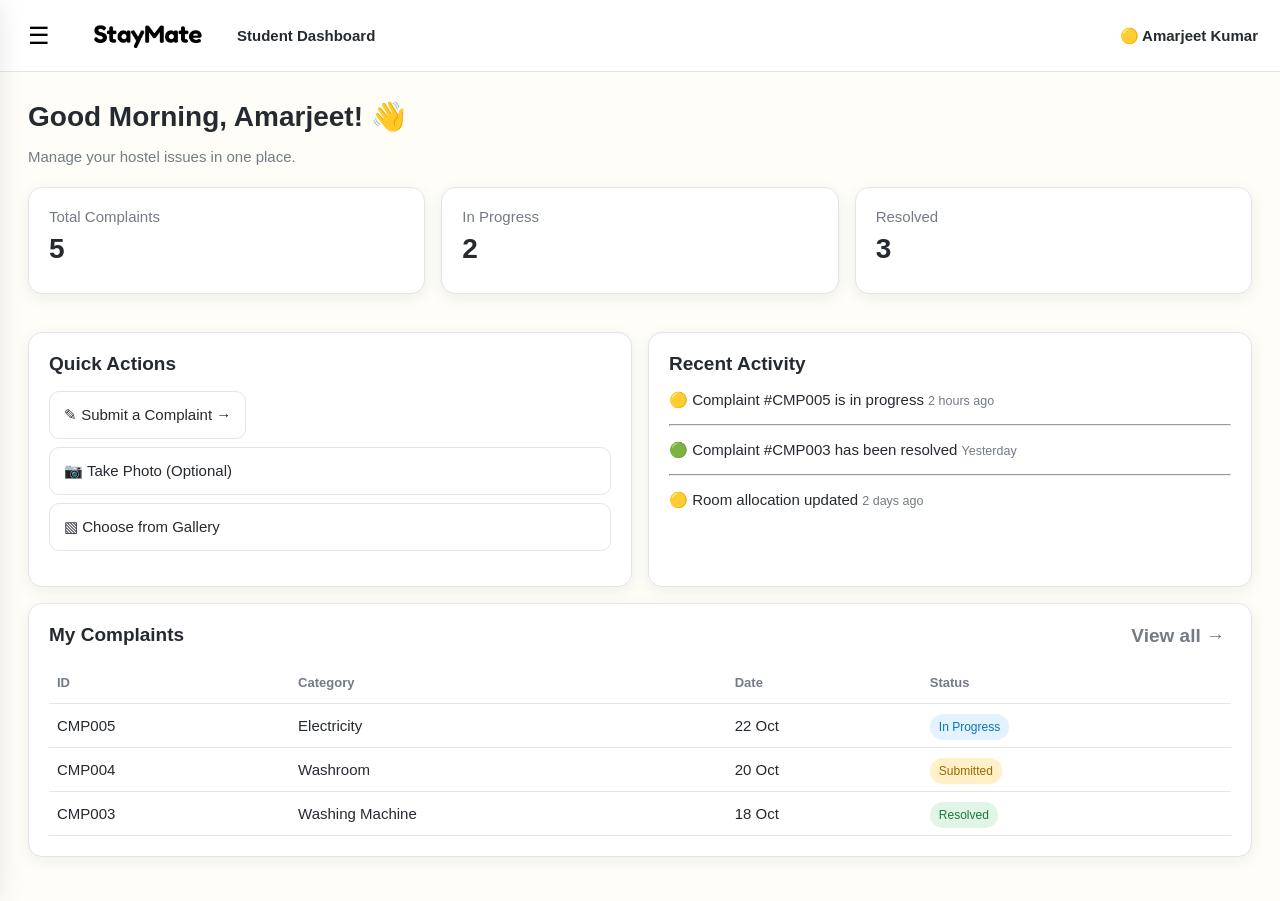
<file: index.html>
<!doctype html>
<html lang="en">

<head>
    <meta charset="utf-8">
    <meta name="viewport" content="width=device-width,initial-scale=1">
    <title>StayMate Dashboard</title>
    <link rel="stylesheet" href="style.css">
</head>

<body>
    <header><button id="menu">☰</button><img src="./staymatelogo1.png" alt="StayMate" class="logo"><b>Student
            Dashboard</b><span class="user">🟡 Amarjeet Kumar</span></header>
    <div id="shade"></div>
    <aside id="drawer"><button id="close">✕</button><img src="./staymatelogo.png" alt="StayMate"
            class="drawer-logo">
        <nav><button data-page="dashboard" class="active">⌂ Dashboard</button><button data-page="complaints">▤
                Complaints</button><button data-page="profile">♙ Profile</button><button data-page="settings">⚙
                Settings</button></nav>
        <div class="bottom">
            <p><b>AK</b> Amarjeet Kumar<small>Student ID: STU1024</small></p><button id="logout">⇥ Logout</button>
        </div>
    </aside>
    <main>
        <section id="dashboard" class="page">
            <h1>Good Morning, Amarjeet! 👋</h1>
            <p class="muted">Manage your hostel issues in one place.</p>
            <div class="stats">
                <article class="card">
                    <p>Total Complaints</p>
                    <h2>5</h2>
                </article>
                <article class="card">
                    <p>In Progress</p>
                    <h2>2</h2>
                </article>
                <article class="card">
                    <p>Resolved</p>
                    <h2>3</h2>
                </article>
            </div>
            <div class="cols">
                <article class="card">
                    <h2>Quick Actions</h2><button class="action" data-page="complaints">✎ Submit a Complaint
                        →</button><label class="action">📷 Take Photo (Optional)<input type="file" accept="image/*"
                            capture="environment" hidden class="photo"></label><label class="action">▧ Choose from
                        Gallery<input type="file" accept="image/*" hidden class="photo"></label>
                    <p id="photoName" class="muted"></p>
                </article>
                <article class="card">
                    <h2>Recent Activity</h2>
                    <p>🟡 Complaint #CMP005 is in progress <small>2 hours ago</small></p>
                    <hr>
                    <p>🟢 Complaint #CMP003 has been resolved <small>Yesterday</small></p>
                    <hr>
                    <p>🟡 Room allocation updated <small>2 days ago</small></p>
                </article>
            </div>
            <article class="card">
                <h2>My Complaints <button class="text" data-page="complaints">View all →</button></h2>
                <div class="table">
                    <table>
                        <tr>
                            <th>ID</th>
                            <th>Category</th>
                            <th>Date</th>
                            <th>Status</th>
                        </tr>
                        <tr>
                            <td>CMP005</td>
                            <td>Electricity</td>
                            <td>22 Oct</td>
                            <td><em class="progress">In Progress</em></td>
                        </tr>
                        <tr>
                            <td>CMP004</td>
                            <td>Washroom</td>
                            <td>20 Oct</td>
                            <td><em class="submitted">Submitted</em></td>
                        </tr>
                        <tr>
                            <td>CMP003</td>
                            <td>Washing Machine</td>
                            <td>18 Oct</td>
                            <td><em class="resolved">Resolved</em></td>
                        </tr>
                    </table>
                </div>
            </article>
        </section>
        <section id="complaints" class="page hidden">
            <h1>Complaints</h1>
            <p class="muted">Submit an issue and track its status.</p>
            <article class="card form">
                <h2>Submit a Complaint</h2>
                <form id="form"><label>Category<select required>
                            <option value="">Select category</option>
                            <option>Electricity</option>
                            <option>Washroom</option>
                            <option>Washing Machine</option>
                            <option>Mess / Food</option>
                            <option>Other</option>
                        </select></label><label>Description<textarea required
                            placeholder="Describe your issue..."></textarea></label>
                    <p>Photo (optional)</p>
                    <div class="cols"><label class="action">📷 Take Photo<input type="file" accept="image/*"
                                capture="environment" hidden class="photo"></label><label class="action">▧ Choose
                            Gallery<input type="file" accept="image/*" hidden class="photo"></label></div>
                    <p id="formPhoto" class="muted"></p><button class="primary">Submit Complaint</button>
                </form>
                <p id="msg" class="muted"></p>
            </article>
            <article class="card">
                <h2>Complaint Status</h2>
                <p>Submitted · In Progress · Resolved</p>
            </article>
        </section>
        <section id="profile" class="page hidden">
            <h1>My Profile</h1>
            <article class="card profile">
                <div class="avatar">AK</div>
                <h2>Amarjeet Kumar</h2>
                <p>Student ID: STU1024</p>
                <hr>
                <h3>Personal Details</h3>
                <p>Course <b>B.Tech (CSE)</b></p>
                <p>Year <b>1st Year</b></p>
                <p>Email <b>amarjeet@example.com</b></p>
                <hr>
                <h3>Room Allocation</h3>
                <p>Hostel Block <b>Block A</b></p>
                <p>Room Number <b>204</b></p>
                <p>Room Type <b>Shared (2 Seater)</b></p>
            </article>
        </section>
        <section id="settings" class="page hidden">
            <h1>Settings</h1>
            <article class="card">Account settings will be available here.</article>
        </section>
    </main>
    <script src="script.js"></script>
</body>

</html>
</file>
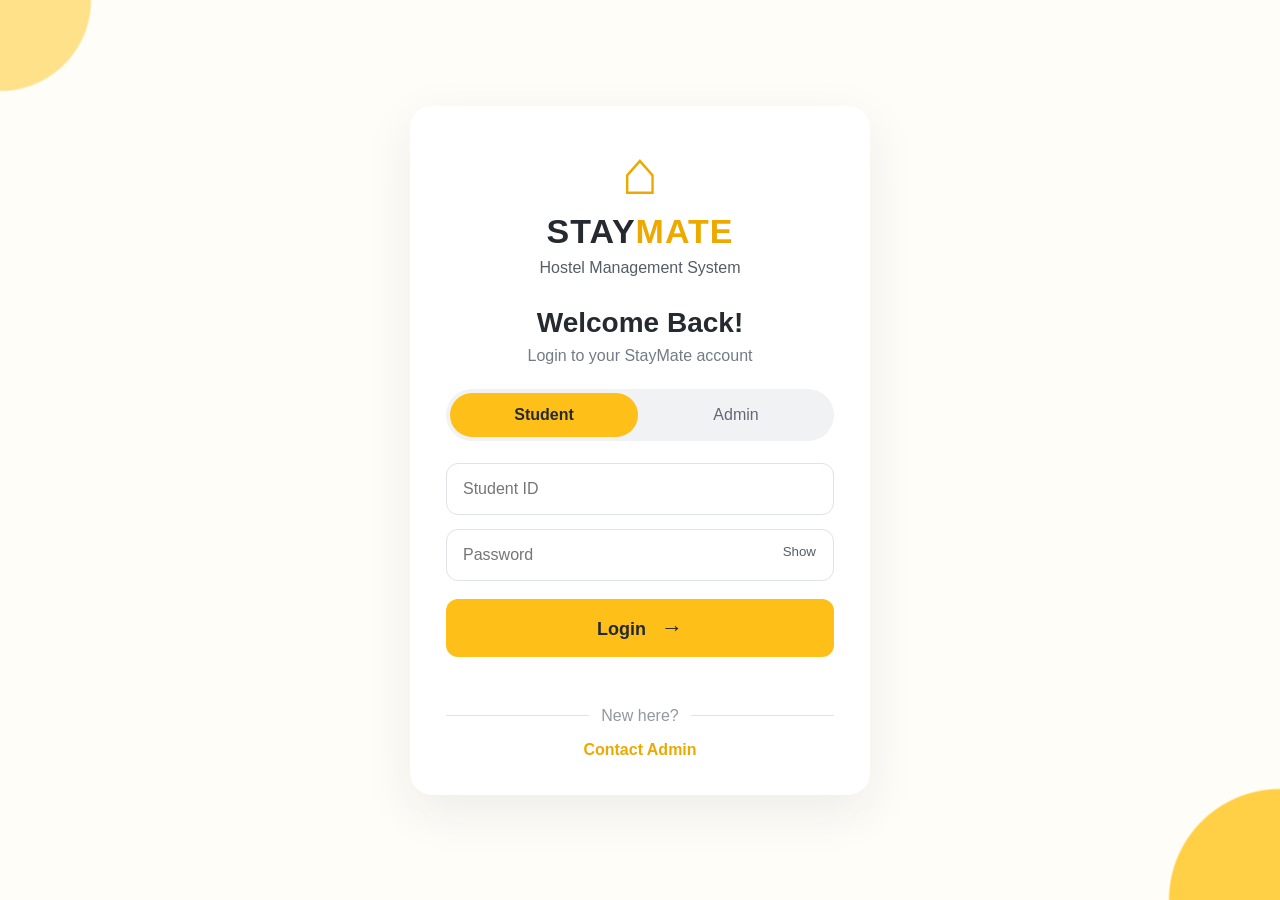
<file: login.html>
<!DOCTYPE html>
<html lang="en">
<head>
  <meta charset="UTF-8">
  <meta name="viewport" content="width=device-width, initial-scale=1.0">
  <title>StayMate Login</title>
  <link rel="stylesheet" href="./login.css">
</head>
<body>
  <main class="login-card">
    <header class="brand">
      <div class="logo" aria-hidden="true">⌂</div>
      <h1>STAY<span>MATE</span></h1>
      <p>Hostel Management System</p>
    </header>

    <section class="welcome">
      <h2>Welcome Back!</h2>
      <p>Login to your StayMate account</p>
    </section>

    <div class="role-switch" aria-label="Choose account type">
      <button class="role active" data-role="student" type="button">Student</button>
      <button class="role" data-role="admin" type="button">Admin</button>
    </div>

    <form id="loginForm">
      <label class="sr-only" for="userId">Student ID</label>
      <input id="userId" type="text" placeholder="Student ID" autocomplete="username" required>

      <div class="password-wrap">
        <label class="sr-only" for="password">Password</label>
        <input id="password" type="password" placeholder="Password" autocomplete="current-password" required>
        <button id="togglePassword" type="button" aria-label="Show password">Show</button>
      </div>

      <button class="login-button" type="submit">Login <span aria-hidden="true">→</span></button>
      <p id="message" class="message" role="status"></p>
    </form>

    <footer>
      <p class="new-here"><span></span>New here?<span></span></p>
      <a href="mailto:admin@staymate.com">Contact Admin</a>
    </footer>
  </main>
  <script src="./login.js"></script>
</body>
</html>
</file>
<file: style.css>
* {
  box-sizing: border-box;
}
:root {
  --gold: #ffbf19;
  --ink: #252a30;
  --muted: #747b85;
  --line: #e1e5e9;
}
body {
  margin: 0;
  background: #fffdf8;
  color: var(--ink);
  font:
    15px Arial,
    sans-serif;
}
header {
  height: 72px;
  background: white;
  border-bottom: 1px solid var(--line);
  display: flex;
  align-items: center;
  gap: 18px;
  padding: 0 22px;
  position: sticky;
  top: 0;
  z-index: 2;
}
button {
  cursor: pointer;
  font: inherit;
}
#menu,
#close {
  border: 0;
  background: none;
  font-size: 24px;
}
.logo {
  width: 145px;
  max-height: 45px;
  object-fit: contain;
}
.user {
  margin-left: auto;
  font-weight: bold;
}
main {
  max-width: 1400px;
  margin: auto;
  padding: 28px;
}
.muted,
small {
  color: var(--muted);
}
h1 {
  font-size: 28px;
  margin: 0 0 8px;
}
.stats,
.cols {
  display: grid;
  gap: 16px;
}
.stats {
  grid-template-columns: repeat(3, 1fr);
  margin: 22px 0;
}
.cols {
  grid-template-columns: 1fr 1fr;
}
.card {
  background: white;
  border: 1px solid var(--line);
  border-radius: 14px;
  padding: 20px;
  margin-bottom: 16px;
  box-shadow: 0 4px 15px #2221;
}
.card h2 {
  font-size: 19px;
  margin: 0 0 16px;
}
.stats h2 {
  font-size: 28px;
  margin: 8px 0;
}
.stats p {
  color: var(--muted);
  margin: 0;
}
.action {
  display: block;
  padding: 14px;
  margin: 8px 0;
  border: 1px solid var(--line);
  border-radius: 10px;
  background: white;
  color: var(--ink);
  text-align: left;
  text-decoration: none;
}
.action:hover {
  background: #fff6d9;
}
.text {
  float: right;
  border: 0;
  background: none;
  color: var(--muted);
}
.table {
  overflow-x: auto;
}
table {
  width: 100%;
  border-collapse: collapse;
  text-align: left;
}
td,
th {
  padding: 13px 8px;
  border-bottom: 1px solid var(--line);
  white-space: nowrap;
}
th {
  color: var(--muted);
  font-size: 13px;
}
em {
  font-style: normal;
  font-size: 12px;
  padding: 6px 9px;
  border-radius: 20px;
}
.progress {
  background: #e3f2ff;
  color: #0874ba;
}
.submitted {
  background: #fff0c7;
  color: #9b6800;
}
.resolved {
  background: #e0f5e5;
  color: #18783b;
}
#shade {
  position: fixed;
  inset: 0;
  background: #252a3066;
  z-index: 4;
  opacity: 0;
  visibility: hidden;
  transition: 0.25s;
}
#shade.show {
  opacity: 1;
  visibility: visible;
}
#drawer {
  position: fixed;
  z-index: 5;
  inset: 0 auto 0 0;
  width: 280px;
  max-width: 85vw;
  background: #212121;
  color: #fff;
  padding: 20px 16px;
  box-shadow: 8px 0 30px #0002;
  transform: translateX(-105%);
  transition: 0.25s;
  display: flex;
  flex-direction: column;
}
#drawer.open {
  transform: translateX(0);
}
#close {
  display: block;
  margin-left: auto;
  color: #fff;
}
.drawer-logo {
  width: 185px;
  height: 45px;
  object-fit: contain;
  object-position: left;
  margin: 8px 0 24px;
}
nav {
  display: grid;
  gap: 7px;
}
nav button,
#logout {
  border: 0;
  background: #2a2a2a;
  color: #fff;
  text-align: left;
  padding: 14px;
  border-radius: 9px;
}
nav button.active {
  background: #ffbf19;
  color: #212121;
  font-weight: bold;
}
.bottom {
  margin-top: auto;
  border-top: 1px solid rgba(255,255,255,0.15);
  padding-top: 12px;
}
.bottom p {
  line-height: 1.7;
  color: #fff;
}
.bottom p b {
  background: var(--gold);
  color: #212121;
  padding: 10px;
  border-radius: 50%;
  margin-right: 8px;
}
.bottom small {
  color: rgba(255,255,255,0.7);
}
.bottom small {
  display: block;
  margin-left: 48px;
}
.hidden {
  display: none;
}
.form {
  max-width: 650px;
}
.form label {
  display: block;
  margin: 12px 0;
}
select,
textarea {
  display: block;
  width: 100%;
  padding: 12px;
  border: 1px solid var(--line);
  border-radius: 9px;
  margin-top: 7px;
  font: inherit;
}
textarea {
  min-height: 100px;
}
.primary {
  width: 100%;
  padding: 13px;
  border: 0;
  border-radius: 9px;
  background: var(--gold);
  font-weight: bold;
}
.profile {
  max-width: 650px;
}
.profile p {
  display: flex;
  justify-content: space-between;
  gap: 12px;
}
.avatar {
  display: grid;
  place-items: center;
  width: 58px;
  height: 58px;
  background: var(--gold);
  border-radius: 50%;
  font-weight: bold;
}
@media (max-width: 700px) {
  header {
    padding: 0 12px;
    gap: 10px;
    height: 64px;
  }
  .logo {
    width: 105px;
  }
  .user {
    font-size: 12px;
  }
  header > b {
    display: none;
  }
  main {
    padding: 18px 12px;
  }
  h1 {
    font-size: 23px;
  }
  .stats,
  .cols {
    grid-template-columns: 1fr;
  }
  .card {
    padding: 16px;
  }
  .stats {
    gap: 5px;
  }
}
</file>
<file: login.css>
* { box-sizing: border-box; }

:root {
  --gold: #ffbf19;
  --gold-dark: #eda900;
  --charcoal: #252a30;
  --muted: #747b85;
  --border: #dfe2e6;
}

body {
  margin: 0;
  min-height: 100vh;
  padding: 24px;
  display: grid;
  place-items: center;
  font-family: Arial, sans-serif;
  color: var(--charcoal);
  background:
    radial-gradient(circle at top left, #ffe18a 0 90px, transparent 92px),
    radial-gradient(circle at bottom right, #ffcf45 0 110px, transparent 112px),
    #fffdf8;
}

.login-card {
  width: min(100%, 460px);
  padding: 36px;
  border-radius: 22px;
  background: #fff;
  box-shadow: 0 16px 50px #252a3014;
}

.brand, .welcome, footer { text-align: center; }

.logo {
  margin: 0 auto 8px;
  color: var(--gold-dark);
  font-size: 62px;
  line-height: 1;
}

.brand h1 {
  margin: 0;
  font-size: 34px;
  letter-spacing: 1px;
}

.brand h1 span { color: var(--gold-dark); }
.brand p { margin: 8px 0 0; color: #555d67; }

.welcome { margin: 30px 0 24px; }
.welcome h2 { margin: 0 0 8px; font-size: 28px; }
.welcome p { margin: 0; color: var(--muted); }

.role-switch {
  display: flex;
  gap: 4px;
  padding: 4px;
  margin-bottom: 22px;
  border-radius: 30px;
  background: #f1f2f4;
}

.role {
  flex: 1;
  padding: 13px 8px;
  border: 0;
  border-radius: 26px;
  color: #626974;
  background: transparent;
  font-size: 16px;
  cursor: pointer;
}

.role.active {
  color: var(--charcoal);
  background: var(--gold);
  font-weight: bold;
}

input {
  width: 100%;
  padding: 16px;
  margin-bottom: 14px;
  border: 1px solid var(--border);
  border-radius: 12px;
  outline: none;
  font: inherit;
  background: #fff;
}

input:focus { border-color: var(--gold-dark); box-shadow: 0 0 0 3px #ffbf1933; }

.password-wrap { position: relative; }
.password-wrap input { padding-right: 66px; }

#togglePassword {
  position: absolute;
  top: 14px;
  right: 12px;
  border: 0;
  color: #555d67;
  background: transparent;
  cursor: pointer;
}

.login-button {
  width: 100%;
  padding: 16px;
  margin-top: 4px;
  border: 0;
  border-radius: 12px;
  background: var(--gold);
  color: var(--charcoal);
  font-size: 18px;
  font-weight: bold;
  cursor: pointer;
}

.login-button:hover { background: #ffd04d; }
.login-button span { margin-left: 10px; font-size: 22px; }

.message { min-height: 18px; margin: 10px 0 0; color: #555d67; font-size: 13px; }

footer { margin-top: 22px; }
.new-here { display: flex; align-items: center; gap: 12px; color: #9298a1; }
.new-here span { flex: 1; height: 1px; background: var(--border); }
footer a { color: var(--gold-dark); font-weight: bold; text-decoration: none; }
footer a:hover { text-decoration: underline; }
.sr-only { position: absolute; width: 1px; height: 1px; padding: 0; margin: -1px; overflow: hidden; clip: rect(0, 0, 0, 0); white-space: nowrap; border: 0; }

@media (max-width: 420px) {
  body { padding: 14px; }
  .login-card { padding: 26px 20px; }
  .brand h1 { font-size: 30px; }
  .welcome h2 { font-size: 25px; }
}
</file>
